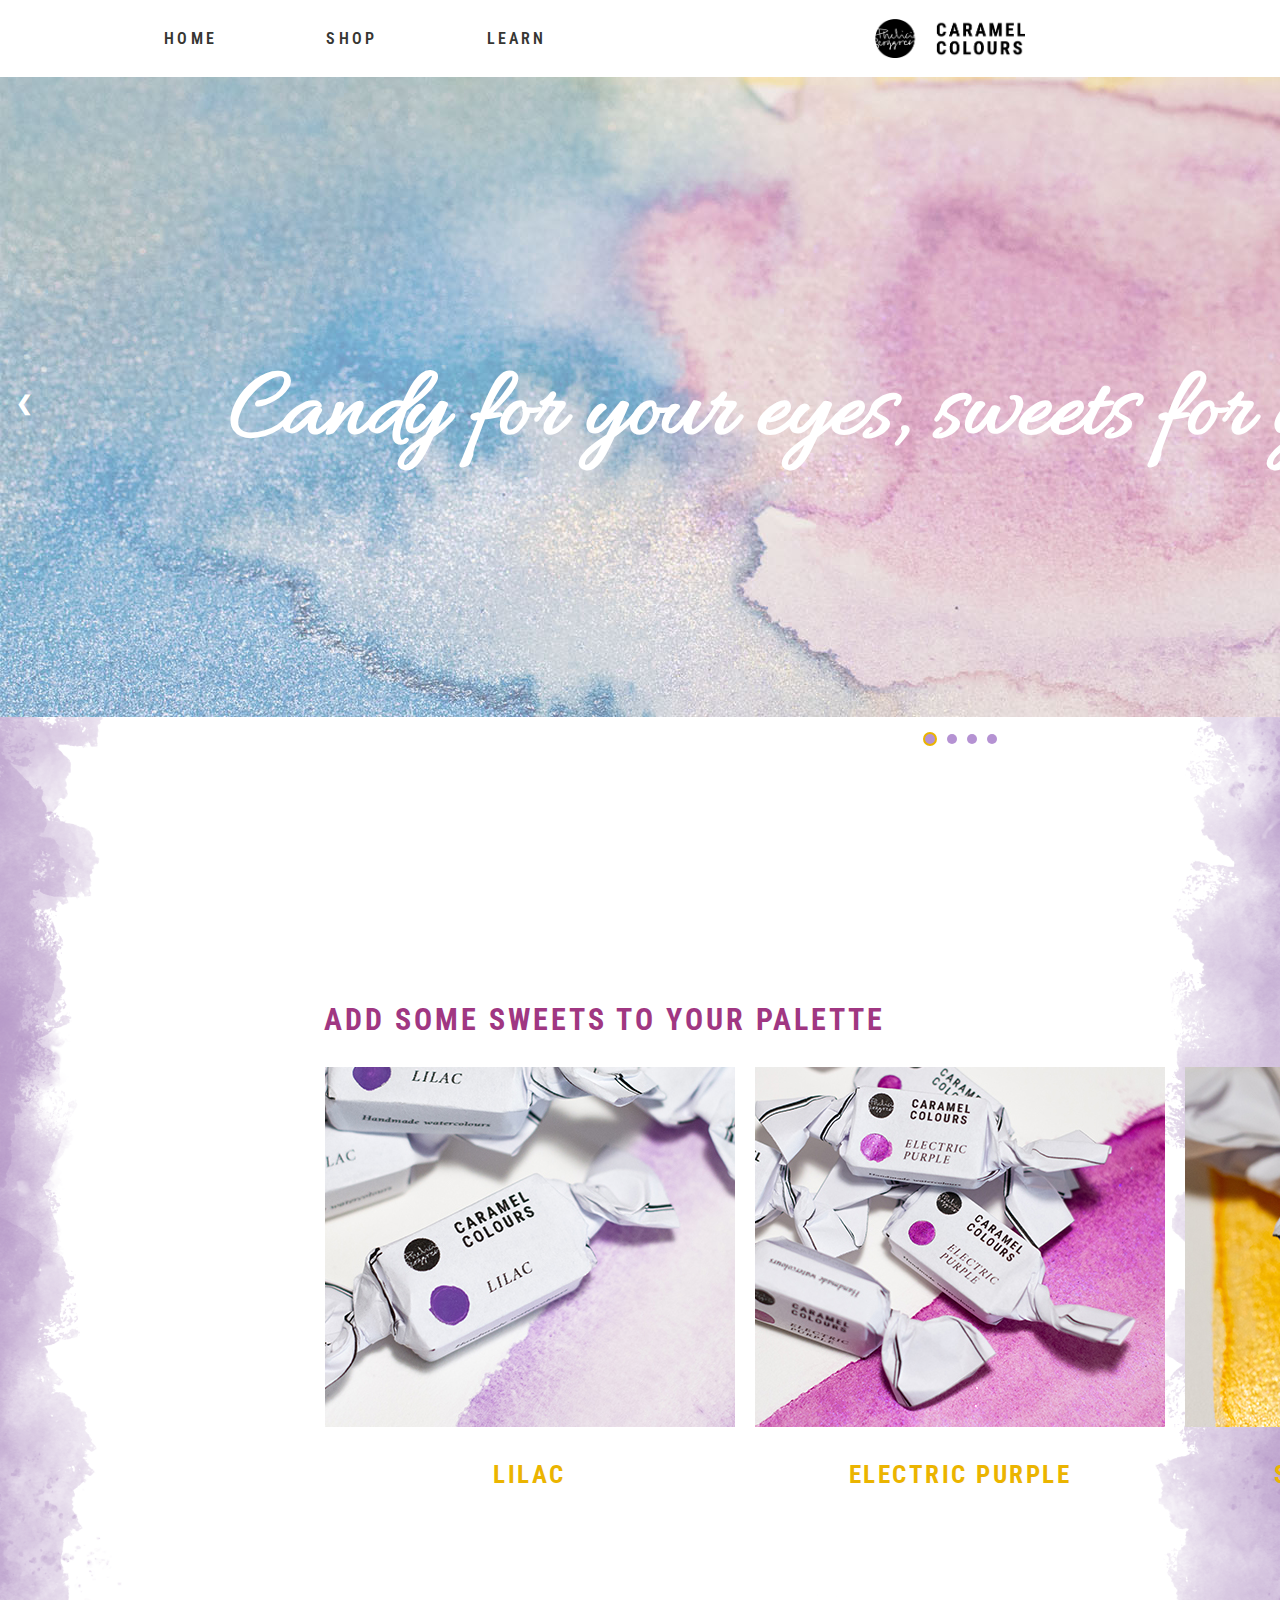
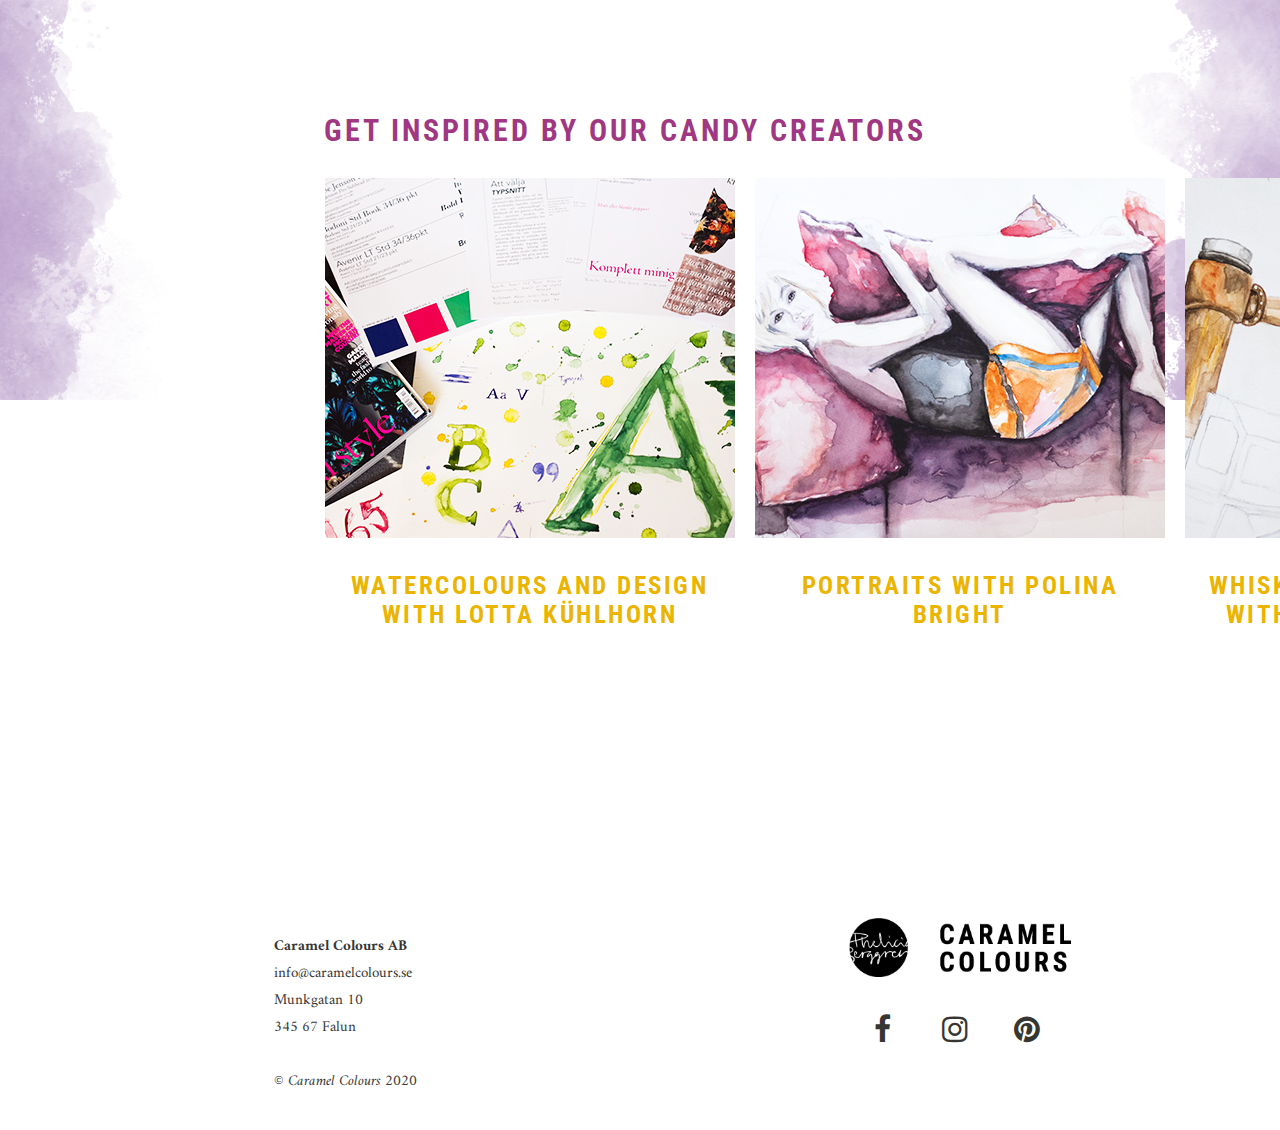
<file: html/index.html>
<head> 
    <meta name="viewport" content="width=device-width, initial-scale=1.0">
  
    <style>
        @import url('https://fonts.googleapis.com/css2?family=Allura&family=Amiri:ital,wght@0,400;0,700;1,400;1,700&family=Roboto+Condensed:ital,wght@0,300;0,400;0,700;1,300;1,400;1,700&display=swap');
    </style>
         

        <link rel="stylesheet" href="https://cdnjs.cloudflare.com/ajax/libs/font-awesome/4.7.0/css/font-awesome.min.css">

        <link rel="stylesheet" href="../css/style.css">
        <link rel="stylesheet" href="../css/header.css">
        <link rel="stylesheet" href="../css/responsive.css">

    <title>Caramel Colours - handmade watercolours</title>
</head>

<body>

    <div id="mobile-menu">
        <a href="home.html" class="active"><img src="../img/CC-logga_Rityta 1.png" alt="Caramel Colours logo"></a>
        <div id="mobLinks">
<<<<<<< HEAD:html/index.html
            <a href="index.html">Home</a>
            <a href="shop.html">Shop</a>
            <a href="learn.html">Learn</a>
            <a href="faq.html">FAQ</a>
            <a href="about.html">About</a>
            <a href="contact.html">Contact</a>
=======
          <a href="#news">Home</a>
          <a href="#contact">Contact</a>
          <a href="#about">About</a>
>>>>>>> parent of 2eebf37... Finalizing web:html/home.html
        </div>
        <a href="javascript:void(0);" class="icon" onclick="myFunction()">
          <i class="fa fa-bars"></i>
        </a>
      </div>

    <nav id="navbar">
            <div id="item1">
                <a href="home.html">Home</a>
            </div>
            <div id="item2">
                <a href="shop.html">Shop</a>
            </div>
            <div id="item3">
                <a href="learn.html">Learn</a>
            </div>
            <div id="item4">
                <a href="index.html"><img src="../img/CC-logga_Rityta 1.png" alt="Caramel Colours logo"></a>
            </div>
            <div id="item5">
                <a href="faq.html">FAQ</a>
            </div>
            <div id="item6">
                <a href="about.html">About</a>
            </div>
            <div id="item7">
                <a href="contact.html">Contact</a>
            </div>
    </nav>

    <header>
  <div class="slide-container">
    <div class="slide fade">
     <img src='../img/header-promo1.jpg' alt=''>
     <h2>Candy for your eyes, sweets for your soul</h2>
   </div>
   <div class="slide fade">
     <img src='../img/header-promo2.jpg' alt=''>
     <p class="slide-text2">A matte purple dream on your paper</p>
     <div id="slide-button2">
        <a href="shop.html">Shop Lilac</a>
    </div>
   </div>
   <div class="slide fade">
     <img src='../img/header-promo3.jpg' alt=''>
     <p class="slide-text3">Learn something new with our ambassadors!</p>
     <div id="slide-button3">
        <a href="learn.html">Get inspired</a>
    </div>
   </div>
   <div class="slide fade">
     <img src='../img/header-promo4.jpg' alt=''>
     <p class="slide-text4">Want to make your own paint?</p>
     <div id="slide-button4">
        <a href="learn.html">See the process</a>
    </div>
   </div>

   <a href="#" class="prev" title="Previous">&#10094</a>
   <a href="#" class="next" title="Next">&#10095</a>
 </div>
 <div class="dots-container">
   <span class="dot"></span>
   <span class="dot"></span>
   <span class="dot"></span>
   <span class="dot"></span>
 </div>
    </header>



    <main-content>
        <h3>Add some sweets to your palette</h3>
        <section class="homepage" id="shop">
            <article class="box1">
                    <img src="../img/Homepage1.jpg" alt="Lilac Watercolour">
                <h4> Lilac </h4>
            </article>
            <article class="box2">
                    <img src="../img/Homepage2.jpg" alt="Lilac Watercolour">
                <h4> Electric Purple </h4>
            </article>
                <article class="box3">
                    <img src="../img/Homepage3.jpg" alt="Lilac Watercolour">
                <h4> Sunshine Orange </h4>
            </article>
        </section>

    
        <h3>Get inspired by our candy creators</h3>
        <section class="homepage" id="learn">
                <article class="box1">
                    <img src="../img/Homepage4.jpg" alt="Lilac Watercolour">
                <h4> Watercolours and design with Lotta Kühlhorn</h4>
                </article>
                <article class="box2">
                    <img src="../img/Homepage5.jpg" alt="Lilac Watercolour">
                <h4> Portraits with Polina Bright </h4>
                </article>
                <article class="box3">
                    <img src="../img/Homepage6.jpg" alt="Lilac Watercolour">
                <h4> Whisky and watercolours with Phelicia Berggren </h4>
                </article>
        </section>

    </main-content>

    <footer>
        <div class="box4">
               <p>
                <b>Caramel Colours AB</b><br/>
                info@caramelcolours.se <br/>
                Munkgatan 10 <br/> 
                345 67 Falun <br/><br/>
                <i>© Caramel Colours 2020</i>
                </p>
        </div>
        <div class="box5">
            <img src="../img/CC-logga_Rityta 1.png" alt="Caramel Colours logo"><br/><br/>
            <a href="#" class="fa fa-facebook"></a>
            <a href="#" class="fa fa-instagram"></a>
            <a href="#" class="fa fa-pinterest"></a>
        </div>
        <div class="box6">                  
            <nav id="footer-nav">
                <a href="home.html">Home</a><br/>
                <a href="shop.html">Shop</a><br/>
                <a href="learn.html">Learn</a><br/>
                <a href="faq.html">FAQ</a><br/>
                <a href="about.html">About</a><br/>
                <a href="contact.html">Contact</a><br/>
            </nav>
        </div>
    </footer>


    <script src="../js/header.js"></script>
    <script src="../js/menu.js"></script>
</body>
</file>
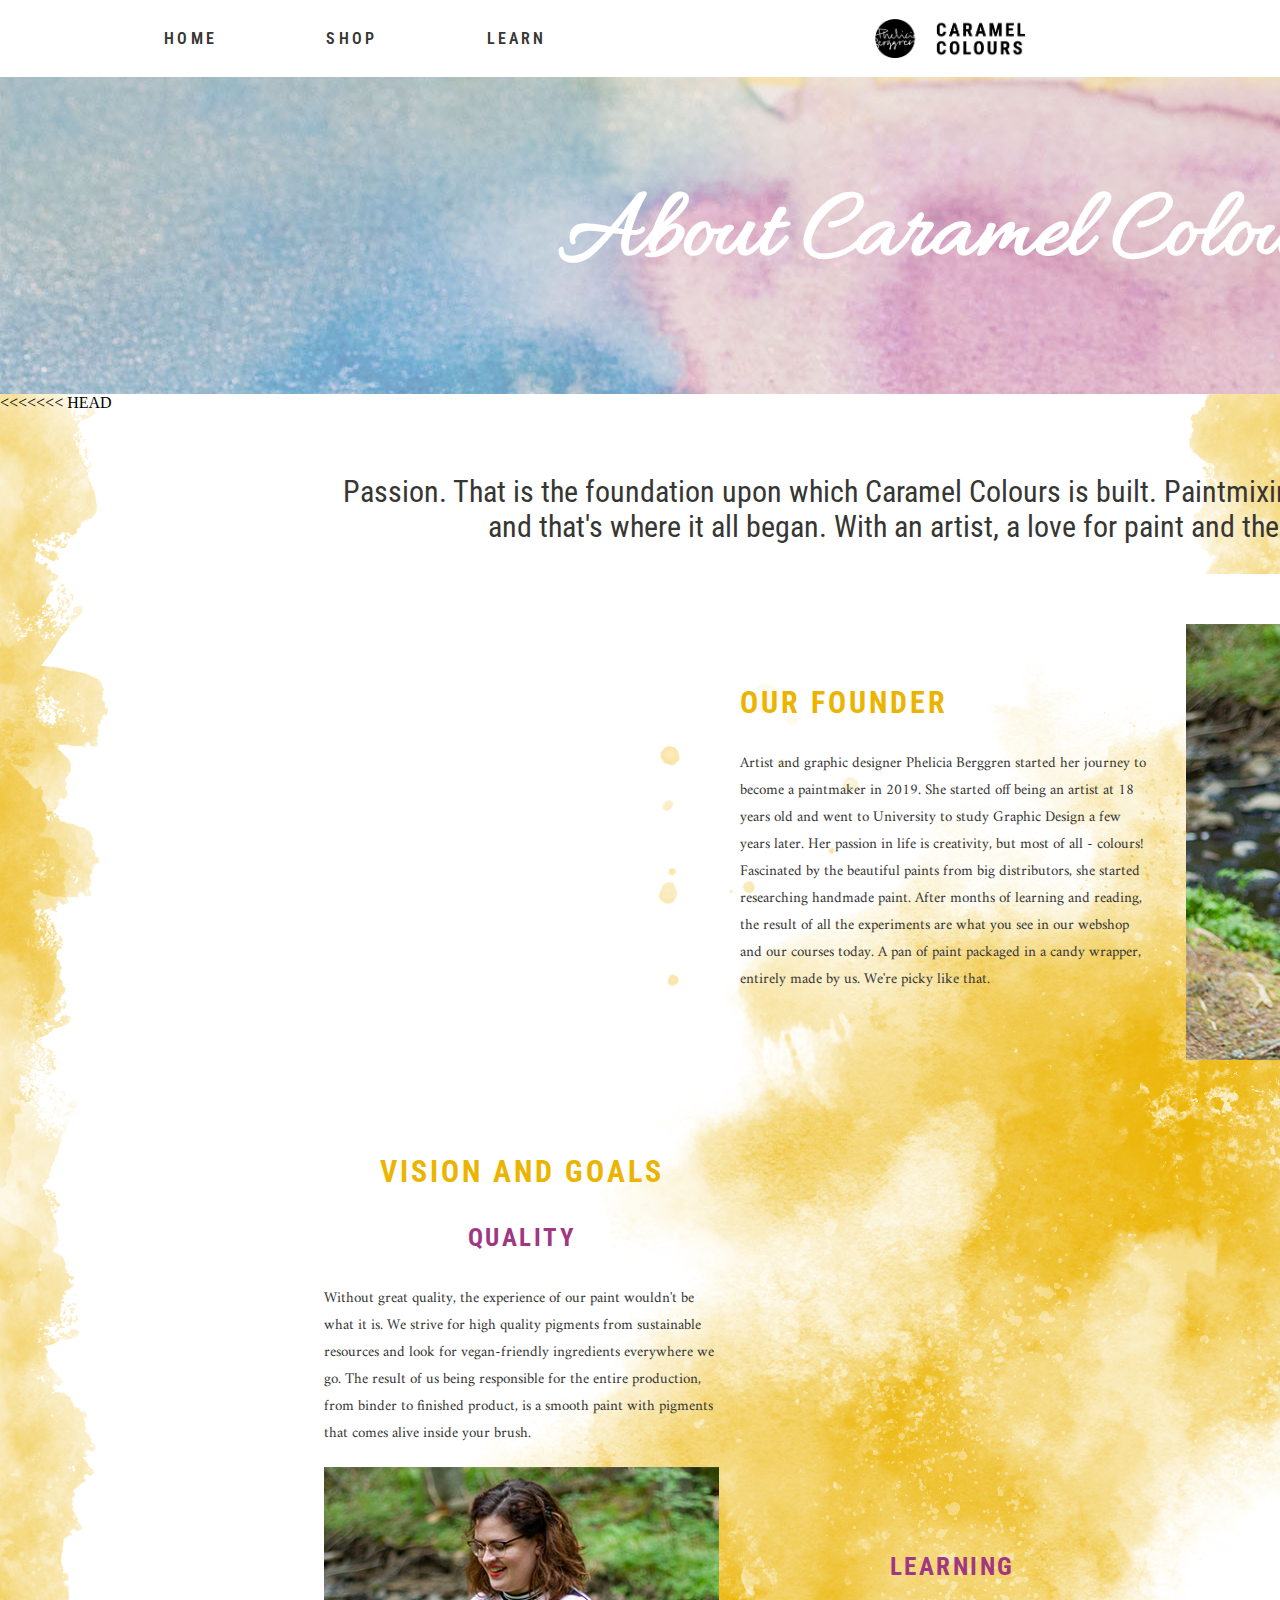
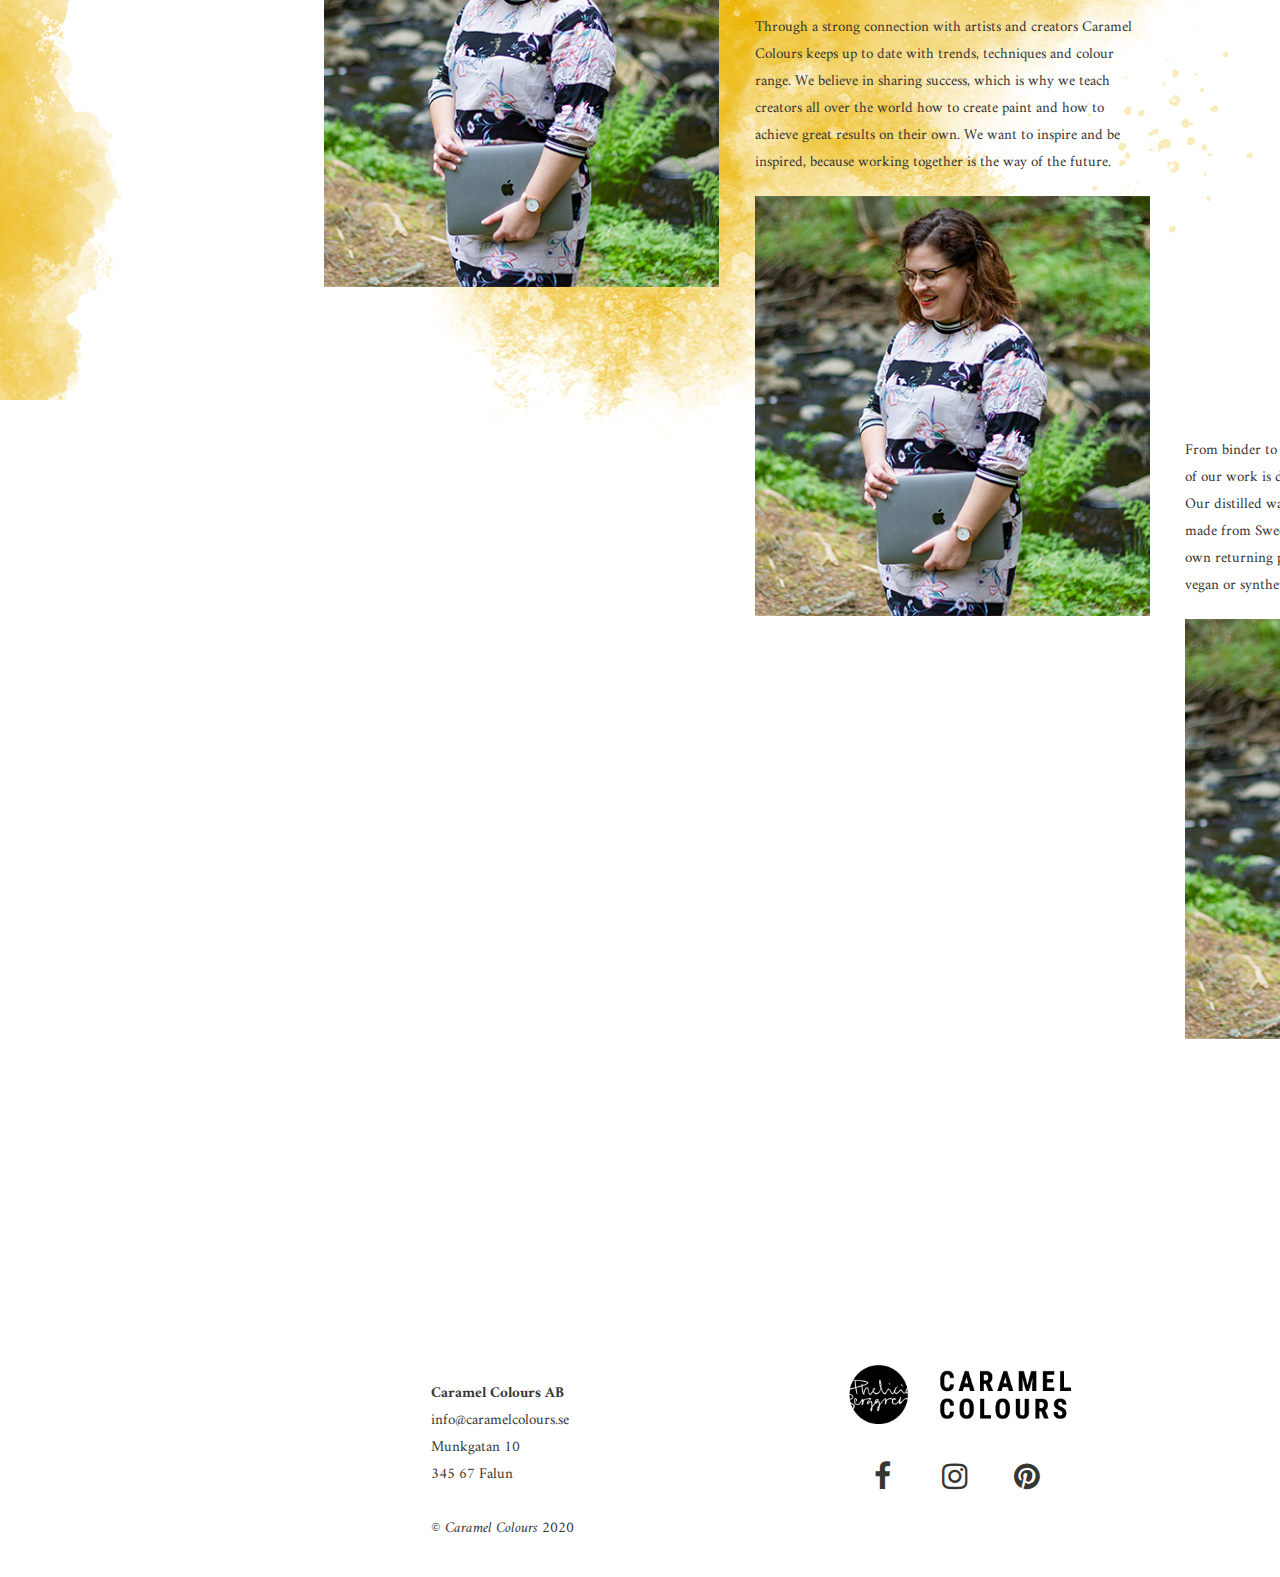
<file: html/about.html>
<head> 
    <meta name="viewport" content="width=device-width, initial-scale=1.0">
  
    <style>
        @import url('https://fonts.googleapis.com/css2?family=Allura&family=Amiri:ital,wght@0,400;0,700;1,400;1,700&family=Roboto+Condensed:ital,wght@0,300;0,400;0,700;1,300;1,400;1,700&display=swap');
    </style>
         

        <link rel="stylesheet" href="https://cdnjs.cloudflare.com/ajax/libs/font-awesome/4.7.0/css/font-awesome.min.css">

        <link rel="stylesheet" href="../css/style.css">
        <link rel="stylesheet" href="../css/about.css">

    <title>Caramel Colours - handmade watercolours</title>
</head>

<body>

<<<<<<< HEAD
    <div id="mobile-menu">
        <a href="home.html" class="active"><img src="../img/CC-logga_Rityta 1.png" alt="Caramel Colours logo"></a>
        <div id="mobLinks">
            <a href="index.html">Home</a>
            <a href="shop.html">Shop</a>
            <a href="learn.html">Learn</a>
            <a href="faq.html">FAQ</a>
            <a href="about.html">About</a>
            <a href="contact.html">Contact</a>
        </div>
        <a href="javascript:void(0);" class="icon" onclick="myFunction()">
          <i class="fa fa-bars"></i>
        </a>
      </div>

=======
>>>>>>> parent of 2eebf37... Finalizing web
    <nav id="navbar" class="menu">
            <div id="item1">
                <a href="home.html">Home</a>
            </div>
            <div id="item2">
                <a href="shop.html">Shop</a>
            </div>
            <div id="item3">
                <a href="learn.html">Learn</a>
            </div>
            <div id="item4">
                <a href="index.html"><img src="../img/CC-logga_Rityta 1.png" alt="Caramel Colours logo"></a>
            </div>
            <div id="item5">
                <a href="faq.html">FAQ</a>
            </div>
            <div id="item6">
                <a href="about.html">About</a>
            </div>
            <div id="item7">
                <a href="contact.html">Contact</a>
            </div>
    </nav>

    <header>
        <h2>About Caramel Colours</h2>
    </header>



    <main-content>
        <p class="ingress">
            Passion. That is the foundation upon which Caramel Colours is built. Paintmixing is crucial to any artist,
            and that's where it all began. With an artist, a love for paint and the will to learn. 
        </p>

        <section class="aboutpage">

            <article class="box1">
                <h3> Our founder </h3>
                    <p>
                        Artist and graphic designer Phelicia Berggren started her journey to become a paintmaker
                        in 2019. She started off being an artist at 18 years old and went to University to study Graphic Design
                        a few years later. Her passion in life is creativity, but most of all - colours! Fascinated by the 
                        beautiful paints from big distributors, she started researching handmade paint. 
                        After months of learning and reading, the result of all the experiments are what you 
                        see in our webshop and our courses today. A pan of paint packaged in a candy wrapper, entirely
                        made by us. We're picky like that. 
                    </p>              
            </article>

                <img class="box1-img" src="../img/About1.jpg" alt="Founder Phelicia Berggren">

            <article class="box2">
                <h3>Vision and goals</h3>
                <h4> Quality </h4>
                    Without great quality, the experience of our paint wouldn't be what it is.
                    We strive for high quality pigments from sustainable resources and look for vegan-friendly ingredients everywhere we go.
                    The result of us being responsible for the entire production, from binder to finished product, 
                    is a smooth paint with pigments that comes alive inside your brush.                    
                <img src="../img/About1.jpg" alt="Founder Phelicia Berggren">
            </article>

            <article class="box3">
                <h4> Learning </h4>
                    Through a strong connection with artists and creators Caramel Colours keeps up to date with trends,
                    techniques and colour range. We believe in sharing success, which is why we teach creators all over the world how
                    to create paint and how to achieve great results on their own. We want to inspire and be inspired, 
                    because working together is the way of the future. 
                <img src="../img/About1.jpg" alt="Founder Phelicia Berggren">
        </article>

            <article class="box4">
                <h4> Sustainability </h4> 
                    From binder to finished paint, from the pans to the packaging - all of our work is dedicated to being as
                    sustainable as we possibly can. Our distilled water comes from a local brewery, all our paper is made from Swedish 
                    forests and the pans, as you know, have their own returning program. As for the pigments, we try our best to find
                    vegan or synthetic high-quality subtitutes. 
                <img src="../img/About1.jpg" alt="Founder Phelicia Berggren">
            </article>
        </section>

    
        <!-- <h3>Get inspired by our candy creators</h3>
        <section class="homepage" id="learn">
                <article class="box1">
                    <img src="../img/Homepage4.jpg" alt="Lilac Watercolour">
                <h4> Watercolours and design with Lotta Kühlhorn</h4>
                </article>
                <article class="box2">
                    <img src="../img/Homepage5.jpg" alt="Lilac Watercolour">
                <h4> Portraits with Polina Bright </h4>
                </article>
                <article class="box3">
                    <img src="../img/Homepage6.jpg" alt="Lilac Watercolour">
                <h4> Whisky and watercolours with Phelicia Berggren </h4>
                </article>
        </section> 

        
        <h3>Frequently asked questions</h3>
        <section class="homepage" id="faq">
            <article class="box1"><h4> Do you ship internationally? </h4></article>
            <article class="box2"><h4> Can I make watercolour paint? </h4></article>
            <article class="box3"><h4> Is your paint vegan-friendly? </h4></article>
        </section> -->

    </main-content>

    <footer>
        <div class="box4">
               <p>
                <b>Caramel Colours AB</b><br/>
                info@caramelcolours.se <br/>
                Munkgatan 10 <br/> 
                345 67 Falun <br/><br/>
                <i>© Caramel Colours 2020</i>
                </p>
        </div>
        <div class="box5">
            <img src="../img/CC-logga_Rityta 1.png" alt="Caramel Colours logo"><br/><br/>
            <a href="#" class="fa fa-facebook"></a>
            <a href="#" class="fa fa-instagram"></a>
            <a href="#" class="fa fa-pinterest"></a>
        </div>
        <div class="box6">                  
            <nav id="footer-nav">
                <a href="home.html">Home</a><br/>
                <a href="shop.html">Shop</a><br/>
                <a href="learn.html">Learn</a><br/>
                <a href="faq.html">FAQ</a><br/>
                <a href="about.html">About</a><br/>
                <a href="contact.html">Contact</a><br/>
            </nav>
        </div>
    </footer>


    <script src="../js/header.js"></script>
    <script src="../js/menu.js"></script>
</body>
</file>
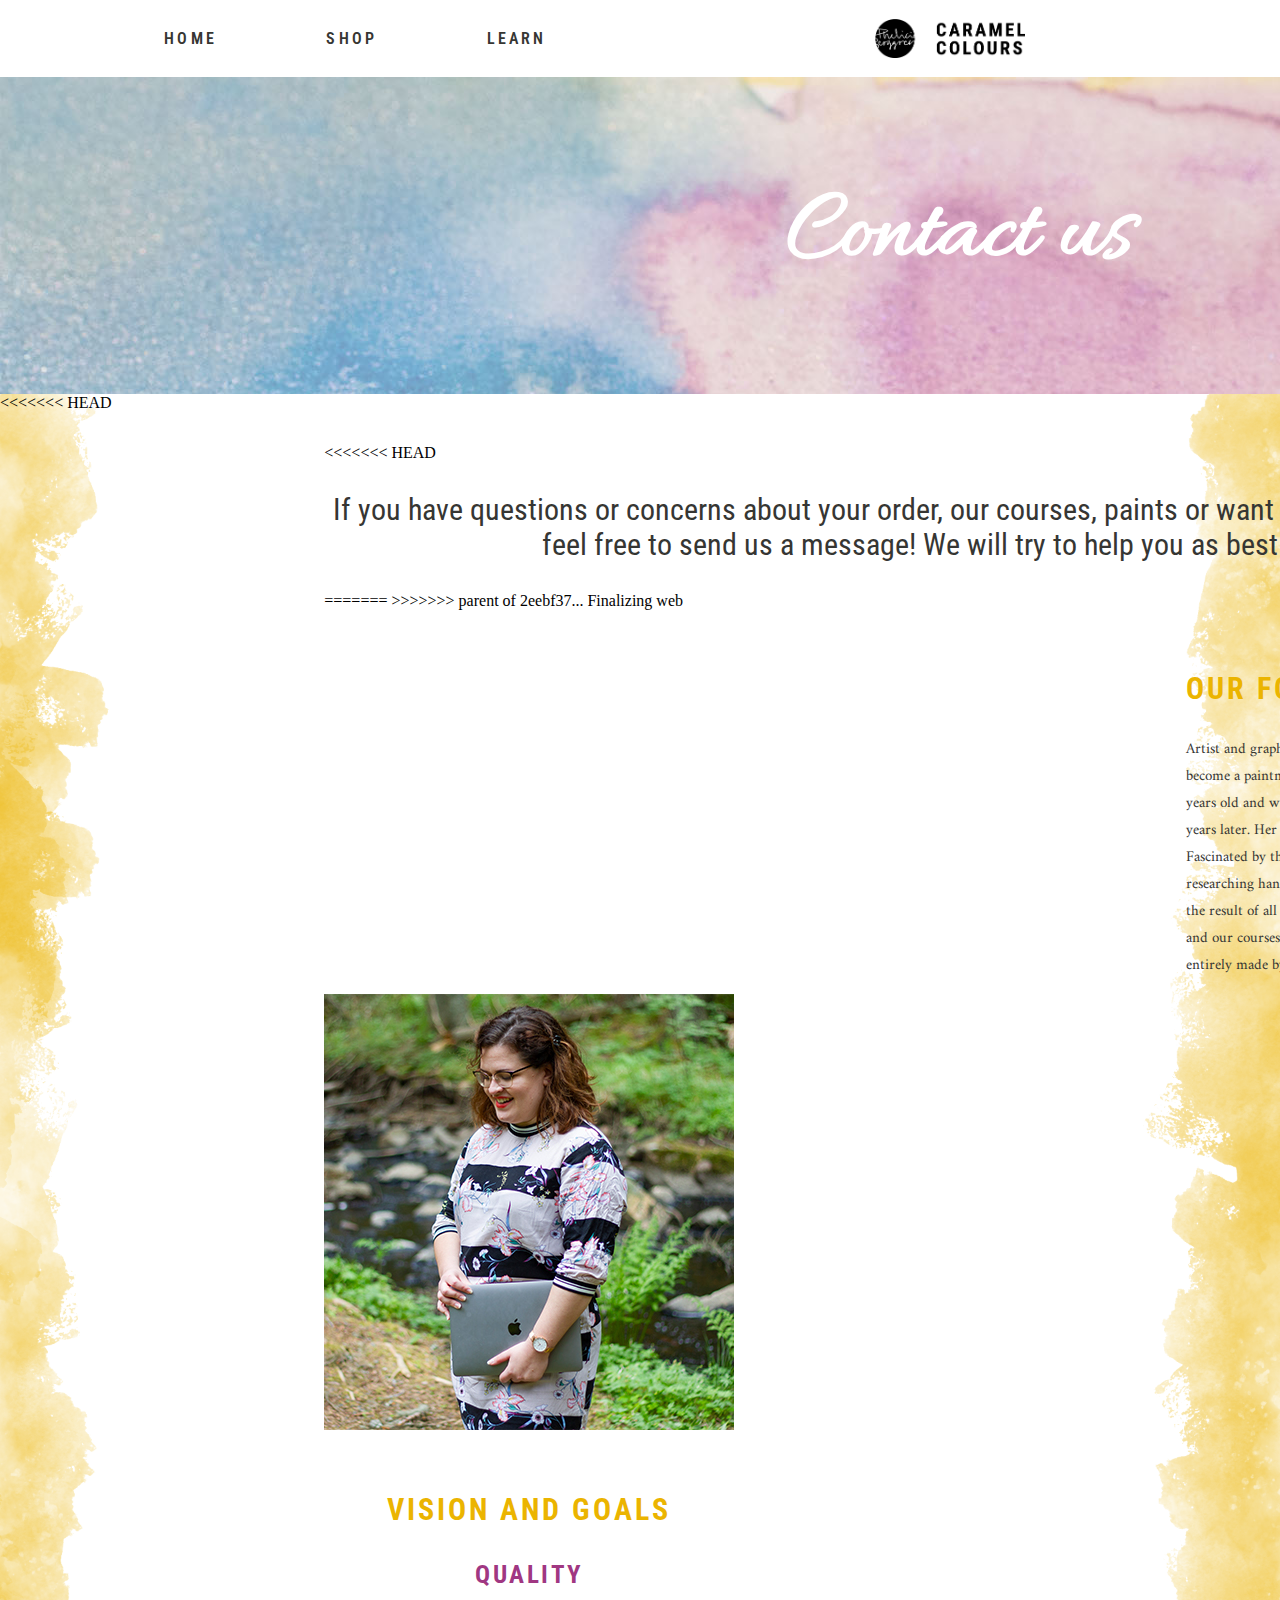
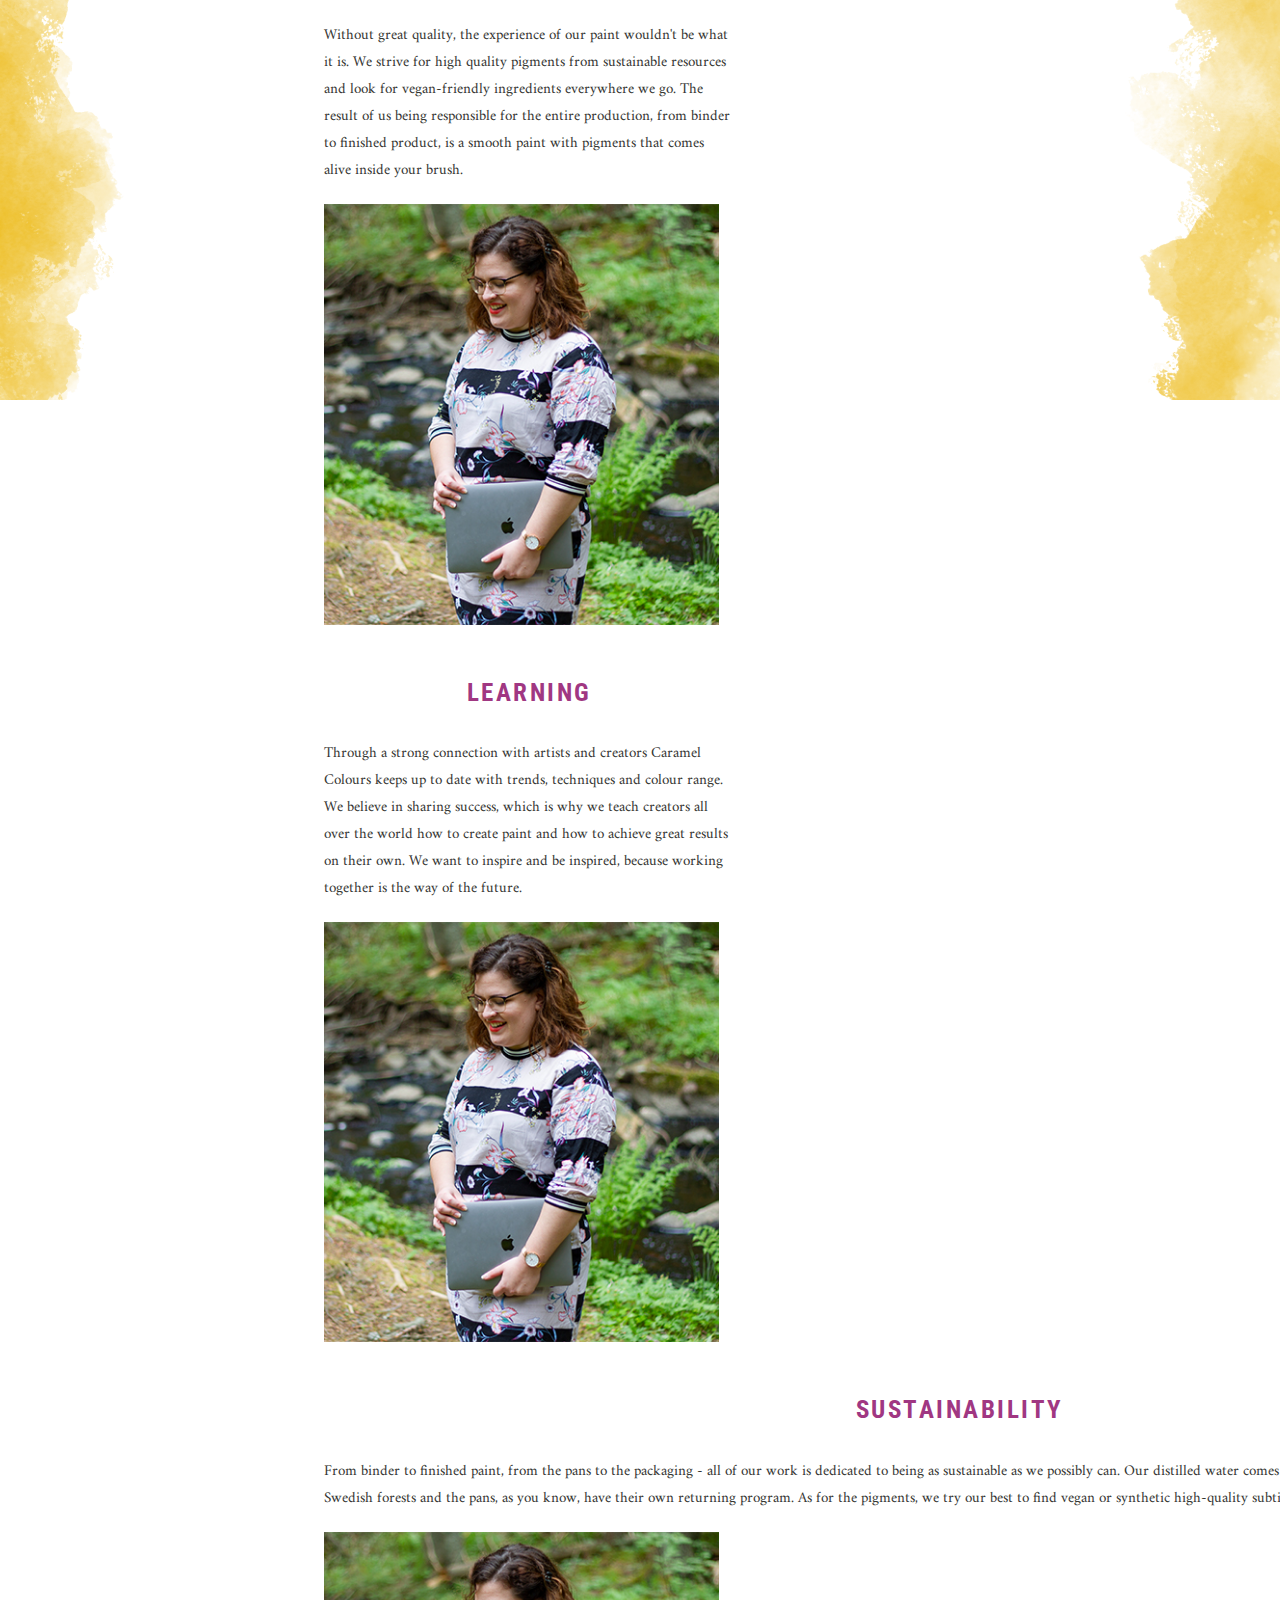
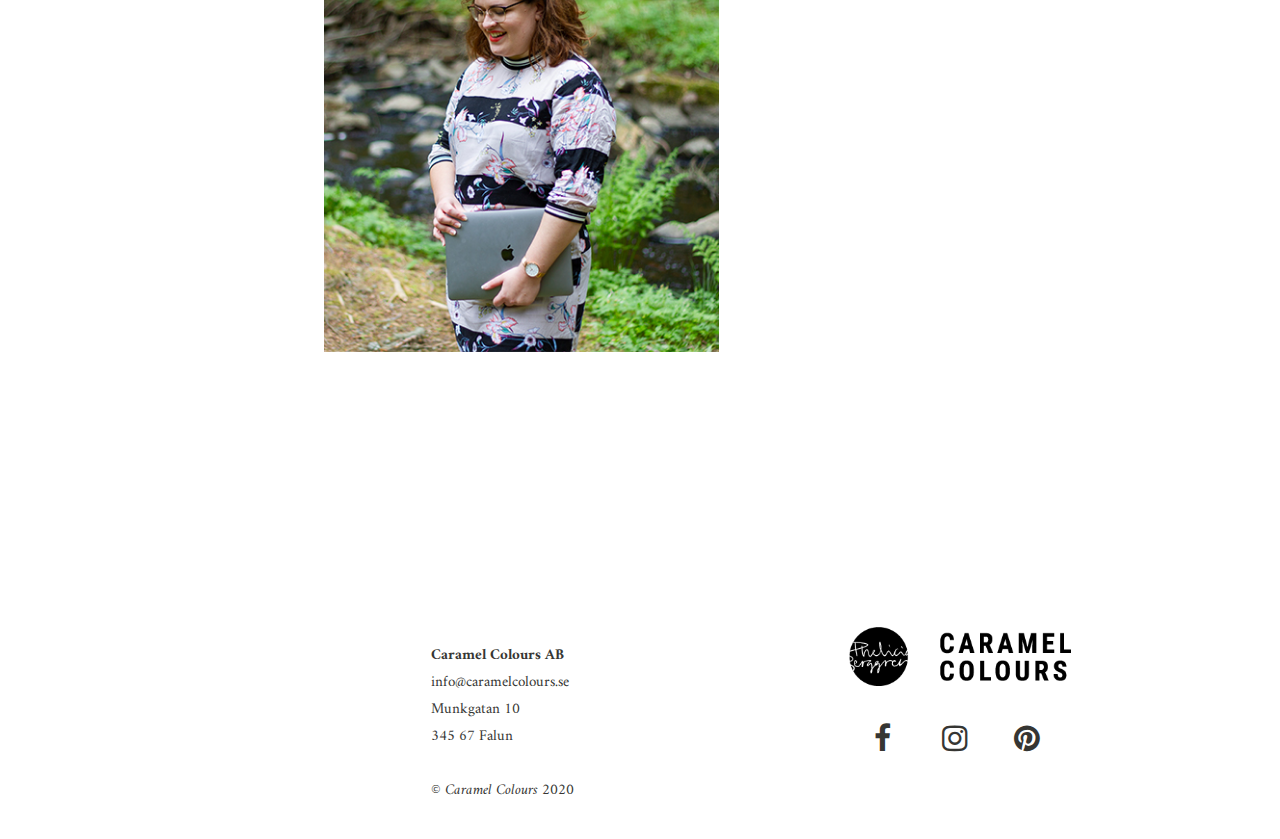
<file: html/contact.html>
<head> 
    <meta name="viewport" content="width=device-width, initial-scale=1.0">
  
    <style>
        @import url('https://fonts.googleapis.com/css2?family=Allura&family=Amiri:ital,wght@0,400;0,700;1,400;1,700&family=Roboto+Condensed:ital,wght@0,300;0,400;0,700;1,300;1,400;1,700&display=swap');
    </style>
         

        <link rel="stylesheet" href="https://cdnjs.cloudflare.com/ajax/libs/font-awesome/4.7.0/css/font-awesome.min.css">

        <link rel="stylesheet" href="../css/style.css">
        <link rel="stylesheet" href="../css/responsive.css">
        <link rel="stylesheet" href="../css/about.css">

    <title>Caramel Colours - handmade watercolours</title>
</head>

<body>

<<<<<<< HEAD
    <div id="mobile-menu">
        <a href="home.html" class="active"><img src="../img/CC-logga_Rityta 1.png" alt="Caramel Colours logo"></a>
        <div id="mobLinks">
            <a href="index.html">Home</a>
            <a href="shop.html">Shop</a>
            <a href="learn.html">Learn</a>
            <a href="faq.html">FAQ</a>
            <a href="about.html">About</a>
            <a href="contact.html">Contact</a>
        </div>
        <a href="javascript:void(0);" class="icon" onclick="myFunction()">
          <i class="fa fa-bars"></i>
        </a>
      </div>

=======
>>>>>>> parent of 2eebf37... Finalizing web
    <nav id="navbar" class="menu">
            <div id="item1">
                <a href="home.html">Home</a>
            </div>
            <div id="item2">
                <a href="shop.html">Shop</a>
            </div>
            <div id="item3">
                <a href="learn.html">Learn</a>
            </div>
            <div id="item4">
                <a href="index.html"><img src="../img/CC-logga_Rityta 1.png" alt="Caramel Colours logo"></a>
            </div>
            <div id="item5">
                <a href="faq.html">FAQ</a>
            </div>
            <div id="item6">
                <a href="about.html">About</a>
            </div>
            <div id="item7">
                <a href="contact.html">Contact</a>
            </div>
    </nav>

    <header>
        <h2>Contact us</h2>
    </header>



    <main-content>
<<<<<<< HEAD
        <p class="ingress">
            If you have questions or concerns about your order, our courses, paints or want to pitch an amazing idea - 
            feel free to send us a message! We will try to help you as best we can.
        </p>
=======
        <!-- <p class="ingress">
            Passion. That is the foundation upon which Caramel Colours is built. Paintmixing is crucial to any artist,
            and that's where it all began. With an artist, a love for paint and the will to learn. 
        </p> -->
>>>>>>> parent of 2eebf37... Finalizing web

        <!-- <div class="contact">
            <form>
              <label for="fname">First Name</label>
              <input type="text" id="fname" name="firstname" placeholder="Your first name">
          
              <label for="lname">Last Name</label>
              <input type="text" id="lname" name="lastname" placeholder="Your last name">
          
              <label for="reason">Reason</label>
              <select id="reason" name="reason">
                <option value="order">Order/Shipment</option>
                <option value="paint">The Watercolours</option>
                <option value="courses">The Courses</option>
              </select>
          
              <label for="subject">Subject</label>
              <textarea id="subject" name="subject" placeholder="What's on your mind?" style="height:200px"></textarea>
          
              <input type="submit" value="Submit">
            </form>
          </div> -->

            <article class="box1">
                <h3> Our founder </h3>
                    <p>
                        Artist and graphic designer Phelicia Berggren started her journey to become a paintmaker
                        in 2019. She started off being an artist at 18 years old and went to University to study Graphic Design
                        a few years later. Her passion in life is creativity, but most of all - colours! Fascinated by the 
                        beautiful paints from big distributors, she started researching handmade paint. 
                        After months of learning and reading, the result of all the experiments are what you 
                        see in our webshop and our courses today. A pan of paint packaged in a candy wrapper, entirely
                        made by us. We're picky like that. 
                    </p>              
            </article>

                <img class="box1-img" src="../img/About1.jpg" alt="Founder Phelicia Berggren">

            <article class="box2">
                <h3>Vision and goals</h3>
                <h4> Quality </h4>
                    Without great quality, the experience of our paint wouldn't be what it is.
                    We strive for high quality pigments from sustainable resources and look for vegan-friendly ingredients everywhere we go.
                    The result of us being responsible for the entire production, from binder to finished product, 
                    is a smooth paint with pigments that comes alive inside your brush.                    
                <img src="../img/About1.jpg" alt="Founder Phelicia Berggren">
            </article>

            <article class="box3">
                <h4> Learning </h4>
                    Through a strong connection with artists and creators Caramel Colours keeps up to date with trends,
                    techniques and colour range. We believe in sharing success, which is why we teach creators all over the world how
                    to create paint and how to achieve great results on their own. We want to inspire and be inspired, 
                    because working together is the way of the future. 
                <img src="../img/About1.jpg" alt="Founder Phelicia Berggren">
        </article>

            <article class="box4">
                <h4> Sustainability </h4> 
                    From binder to finished paint, from the pans to the packaging - all of our work is dedicated to being as
                    sustainable as we possibly can. Our distilled water comes from a local brewery, all our paper is made from Swedish 
                    forests and the pans, as you know, have their own returning program. As for the pigments, we try our best to find
                    vegan or synthetic high-quality subtitutes. 
                <img src="../img/About1.jpg" alt="Founder Phelicia Berggren">
            </article>
        </section>

    </main-content>

    <footer>
        <div class="box4">
               <p>
                <b>Caramel Colours AB</b><br/>
                info@caramelcolours.se <br/>
                Munkgatan 10 <br/> 
                345 67 Falun <br/><br/>
                <i>© Caramel Colours 2020</i>
                </p>
        </div>
        <div class="box5">
            <img src="../img/CC-logga_Rityta 1.png" alt="Caramel Colours logo"><br/><br/>
            <a href="#" class="fa fa-facebook"></a>
            <a href="#" class="fa fa-instagram"></a>
            <a href="#" class="fa fa-pinterest"></a>
        </div>
        <div class="box6">                  
            <nav id="footer-nav">
                <a href="home.html">Home</a><br/>
                <a href="shop.html">Shop</a><br/>
                <a href="learn.html">Learn</a><br/>
                <a href="faq.html">FAQ</a><br/>
                <a href="about.html">About</a><br/>
                <a href="contact.html">Contact</a><br/>
            </nav>
        </div>
    </footer>


    <script src="../js/header.js"></script>
    <script src="../js/menu.js"></script>
</body>
</file>
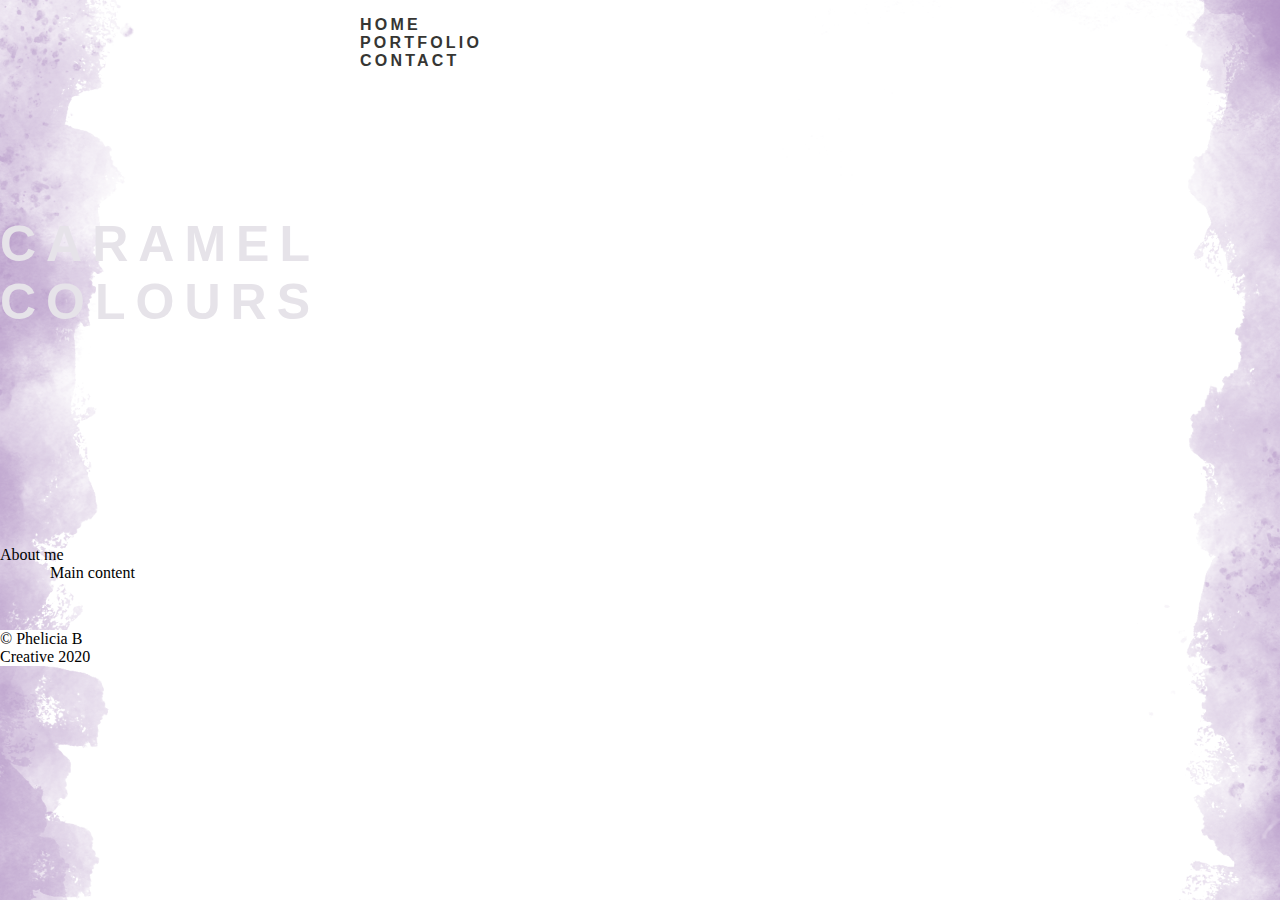
<file: html/home.html>
<head>
    <style>
        @import url('https://fonts.googleapis.com/css2?family=Allura&family=Amiri:ital,wght@0,400;0,700;1,400;1,700&family=Roboto:ital,wght@0,100;0,300;0,400;0,500;0,700;0,900;1,100;1,300;1,400;1,500;1,700;1,900&display=swap');
        </style>
    <link rel="stylesheet" href="../css/style.css">
<title>Caramel Colours - handmade watercolours</title>
</head>

<body>
<div>
    <header>
        <h1>Caramel Colours</h1>
    </header>

    <nav id="navbar">
        <ul>
            <a id="home" href="about.html">Home</a>
            <a id="portfolio" href="portfolio.html">Portfolio</a>
            <a id="contact" href="contact.html">Contact</a>
        </ul>
    </nav>

    <aside>
        About me
    </aside>

    <main-content>
        Main content
    </main-content>

    <footer>
        © Phelicia B Creative 2020
    </footer>
</div>

</body>
</file>
<file: css/style.css>
:root {
    --white: #ffffff;
    --text-color: #363633;
    --lilac: #B592D3;
    --electric: #A03782;
    --yellow: #EBB400;
    --blue: #1E81B1;
    --pink: #C83C69;
    --lime: #6AB008;
}

body {
    background-color:var(--white);
    width: 1920px;
    display: grid;
    grid-template-columns: repeat(7, 1fr);
    grid-template-rows: auto;
    grid-template-areas: 
        "navbar navbar navbar navbar navbar navbar navbar"
        "header header header header header header header"
        ". main main main main main ."
        ". footer footer footer footer footer ."
    ;
    margin: 0px auto;
    background-image: url(../img/bgr/Background_Main_Lilac.png);
    background-attachment: fixed;
    background-size: cover;
    background-repeat: no-repeat;
}

a {
    text-decoration: none;
}

@media screen and (min-width: 961px) {
#mobile-menu {
    display: none;
    }
}

#navbar a {
    font-size: 16px;
    font-family: Roboto Condensed, Arial;
    letter-spacing: 0.2em;
    font-weight: 600;
    text-transform: uppercase;
    color: var(--text-color);
    text-decoration: none;
    text-align: center;
    max-width: 100px;
}

#navbar a:hover {
    font-size: 16px;
    font-family: Roboto Condensed, Arial;
    text-transform: uppercase;
    color: var(--lilac);
    text-decoration: none;
    text-align: center;
    max-width: 100px;
}

#navbar {
    grid-area: navbar;
    background-color: var(--white);
    height: 77px;
    display: grid;
    grid-template: 13 / 1;
    grid-template-areas: 
    ". item1 item2 item3 . . item4 . . item5 item6 item7 .";   
    align-items: center;
    justify-items: center;
    margin: 0;
}

#item1 {
    grid-area: item1;
}

#item2 {
    grid-area: item2;
}

#item3 {
    grid-area: item3;
}

#item4 {
    grid-area: item4;
}

#item5 {
    grid-area: item5;
}

#item6 {
    grid-area: item6;
}

#item7 {
    grid-area: item7;
}

nav img {
    max-width: 150px;
}

header {
    max-width: 1920px;
    grid-area: header;
}

main-content {
    grid-area: main;
    padding: 50px;
}

footer {
    grid-area: footer;
    background-color: var(--white);
}

.homepage {
    display: grid;
    grid-template: 3 / 1;
    grid-template-areas: 
    "box1 box2 box3";
    justify-items: center;
    gap: 20px 20px;
}

article img {
    max-width: 410px;
}

.box1 {
    grid-area: box1;
    max-width: 410px;
}

.box2 {
    grid-area: box2;
    max-width: 410px;
}

.box3 {
    grid-area: box3;
    max-width: 410px;
}

h1 {
    grid-area: h1;
    font-size: 50px;
    font-family: Roboto Condensed, Verdana, Tahoma, sans-serif;
    text-transform: uppercase;
    letter-spacing: 0.2em;
    color: #e6e3e9;
    margin: 215px auto;
    float: left;
}

h2 {
    font-family: Allura, Georgia;
    color: var(--electric);
    font-size: 50px;
    text-align: center;
    margin-bottom: 15%;
}

h3 {
    font-family: Roboto Condensed, Verdana, Tahoma, sans-serif;
    color: var(--electric);
    font-size: 30px;
    letter-spacing: 0.1em;
    text-align: left;
    text-transform: uppercase;
    margin-top: 15%;
}

h4 {
    font-family: Roboto Condensed, Verdana, Tahoma, sans-serif;
    color: var(--yellow);
    font-size: 25px;
    text-align: center;
    text-transform: uppercase;
    letter-spacing: 0.1em;
}

.ingress {
    font-family:  Roboto Condensed, Georgia, serif;
    color: #363633;
    font-size: 30px;
    text-align: center;
}

footer {
    display: grid;
    grid-template-columns: 1fr 1fr 1fr;
    grid-template-areas: 
    "box4 box5 box6";
    background-color: var(--white);
    gap: 35px 0px;
    margin-top: 15%;
}

footer p {
    font-family:  Amiri, Georgia, serif;
    color: var(--text-color);
    font-size: 15px;
    text-align: left;
}

footer img {
    max-width: 222px;
}

.box4 {
    grid-area: box4;
    justify-self: start;
}
.box5 {
    grid-area: box5;
    justify-self: center;
}

.box6 {
    grid-area: box6;
    justify-self: end;
}

footer .fa {
    padding: 19px;
    font-size: 30px;
    width: 30px;
    text-align: center;
    text-decoration: none;
    border-radius: 50%;
}
  
footer .fa:hover {
    opacity: 0.7;
  }
  
.fa-facebook, .fa-instagram, .fa-pinterest  {
    color: var(--text-color);
}

#footer-nav {
    font-family:  Amiri, Georgia, serif;
    text-transform: none;
    color: var(--text-color);
    font-size: 15px; 
    text-decoration: none;
    list-style-type: none;
    padding: 25px;
    text-align: right;
}

#footer-nav a {
    color: var(--lilac);
}

#footer-nav a:hover {
    color: var(--electric);
}
</file>
<file: css/header.css>
:root {
    --white: #ffffff;
    --text-color: #363633;
    --lilac: #B592D3;
    --electric: #A03782;
    --yellow: #EBB400;
    --blue: #1E81B1;
    --pink: #C83C69;
    --lime: #6AB008;
}

@keyframes fade {
    0% {
      opacity: 0;
    }
  
    100% {
      opacity: 1;
    }
  }
  
  .slide-container {
    display: flex;
    justify-content: center;
    align-items: center;
    max-width: 1920px;
    margin: auto;
    position: relative;
  }
  
  .slide-container .slide {
    display: none;
    width: 100%;
  }
  
  .slide-container .slide.fade {
    animation: fade 0.5s cubic-bezier(0.55, 0.085, 0.68, 0.53) both;
  }
  
  .slide-container .slide img {
    width: 100%;
  }


.slide-container .prev,
.slide-container .next {
    cursor: pointer;
    position: absolute;
    top: 50%;
    width: auto;
    margin-top: -22px;
    padding: 16px;
    color: white;
    font-weight: bold;
    font-size: 20px;
    transition: all 0.6s ease;
    border-radius: 0 0px 0px 0;
    user-select: none;
}

.slide-container .prev:hover,
.slide-container .next:hover {
    background-color: rgba(0, 0, 0, 0.5);
    color: white;
}

.slide-container .prev {
    left: 0px;
}

.slide-container .next {
    right: 0px;
}

.slide-text2, .slide-text3, .slide-text4  {
    font-size: 25px;
    font-family:  Roboto Condensed, Arial;
    letter-spacing: 0.2em;
    text-transform: uppercase;
    color: var(--text-color);
    position: absolute;
    padding: 20px;
}

/* .slide-text1 {
    width: 450px;
    margin: -15% 30%;
    font-size: 25px;
    font-family:  Allura, Georgia, serif;
    color: var(--white);
    background-color: rgba(0, 0, 0, 0.5);
    position: absolute;
    padding: 20px;
} */

h2 {
    margin: -19% 12%;
    font-family: Allura, Georgia;
    color: var(--white);
    font-size: 100px;
    text-align: center;
    margin-bottom: 15%;
    position: absolute;
}

.slide-text2 {
    max-width: 350px;
    margin: -10em -10em 10em 49.2em;
}

.slide-text3 {
    max-width: 350px;
    margin: -11em 0 12em 8.3em;
}

.slide-text4 {
    max-width: 300px;
    margin: -10em 0 10em 54.2em;
}

#slide-button2 a, #slide-button3 a, #slide-button4 a {
    font-size: 20px;
    font-family:  Roboto Condensed, Arial;
    text-transform: uppercase;
    color: var(--white);
    position: absolute;
    padding: 20px;
    letter-spacing: 0.2em;
}

#slide-button2 a {
    background-color: var(--lilac);
    margin: -7em -10em 10em 62.5em;
    max-width: 300px;
    height: auto;
}

#slide-button3 a {
    background-color: var(--yellow);
    margin: -7em 0 15em 11.25em;
    max-width: 300px;
    height: auto;
}

#slide-button4 a {
    background-color: var(--electric);
    margin: -7em 0 10em 68.75em;
    max-width: 300px;
    height: auto;
}

#slide-button2 a:hover  {
    position: absolute;
    padding: 20px;
    background-color: #8e72a6;
}

#slide-button3 a:hover  {
    position: absolute;
    padding: 20px;
    background-color: #ce9e00;
}

#slide-button4 a:hover  {
    position: absolute;
    padding: 20px;
    background-color: #7e2b66;
}

.dots-container {
    display: flex;
    justify-content: center;
    align-items: center;
    padding: 10px;
}

.dots-container .dot {
    cursor: pointer;
    margin: 5px;
    width: 10px;
    height: 10px;
    color: #333;
    border-radius: 50%;
    background-color:var(--lilac);
}

.dots-container .dot.active {
    border: 2px solid var(--yellow);
}
</file>
<file: css/responsive.css>
:root {
    --white: #ffffff;
    --text-color: #363633;
    --lilac: #B592D3;
    --electric: #A03782;
    --yellow: #EBB400;
    --blue: #1E81B1;
    --pink: #C83C69;
    --lime: #6AB008;
}

@media screen and (max-width: 767px) {
    body {
        width: 100%;
        display: grid;
        grid-template-columns: 1fr;
        grid-template-rows: auto;
        grid-template-areas: 
            "navbar"
            "header"
            "main"
            "footer";
        margin: 0px 0px;
        background-image: url(../img/bgr/Background_Main_Lilac.png);
        background-attachment: fixed;
        background-size: 100%;
        background-repeat: repeat-y;
    }

    header {
        max-width: 100%;
        grid-area: header;
    }

    #mobile-menu {
        overflow: hidden;
        background-color: var(--white);
        position: relative;
    }
  
    #mobile-menu #mobLinks {
        display: none;
    }
  
    #mobile-menu a {
        color: var(--lilac);
        padding: 10px 12px;
        text-decoration: none;
        display: block;
        font-size: 16px;
        font-family: Roboto Condensed, Arial;
        letter-spacing: 0.2em;
        font-weight: 600;
        text-transform: uppercase;
    }
  
    #mobile-menu a.icon {
        display: block;
        position: absolute;
        right: 0;
        top: 0;
    }

    #mobile-menu .fa {
        padding: 15px;
        font-size: 20px;
        width: 20px;
        text-align: center;
        text-decoration: none;
        border-radius: 50%;
    }
  
    #mobile-menu a:hover {
        background-color: var(--white);
        color: var(--lilac);
    }
  
    .active {
        background-color: var(--white);
        color: var(--lilac);
    }

    .active img {
        width: 200px;
    }

    #navbar {
        display: none;
    }

    main-content .homepage {
        display: grid;
        grid-template: 1 / 3;
        grid-template-areas: 
        "box1"
        "box2"
        "box3";
        justify-items: center;
    }

    article img {
        max-width: 280px;
        justify-items: center;
    }

    h2 {
        margin: -26% 12%;
        font-family: Allura, Georgia;
        color: var(--white);
        font-size: 35px;
        text-align: center;
        margin-bottom: 15%;
        position: absolute;
        line-height: 1;
    }
   
    h3 {
        font-family: Roboto Condensed, Verdana, Tahoma, sans-serif;
        color: var(--electric);
        font-size: 30px;
        letter-spacing: 0.1em;
        text-align: center;
        text-transform: uppercase;
        margin-top: 15%;
    }

    footer {
        width: 100%;
        display: grid;
        grid-template-columns: 1fr 1fr;
        grid-template-areas: 
        "box4 box5";
        background-color: var(--white);
        gap: 40px 0px;
        margin-top: 15%;
    }

    footer p {
        padding: 0px 20px;
    }

    footer img {
        max-width: 150px;
        margin: auto;
        padding-top: 20px;
    }

    .box6 {
        display: none;
    }

    footer .fa {
        padding: 10px;
        font-size: 25px;
        width: 25px;
        text-align: center;
        text-decoration: none;
        border-radius: 50%;
    }

    #footer-nav {
        font-family:  Amiri, Georgia, serif;
        text-transform: none;
        color: var(--text-color);
        font-size: 15px; 
        text-decoration: none;
        list-style-type: none;
        padding: 25px;
        text-align: right;
    }

    .slide-text2 {
        max-width: 350px;
        margin: -10em -10em 10em 49.2em;
    }
    
    .slide-text3 {
        max-width: 350px;
        margin: -11em 0 12em 8.3em;
    }
    
    .slide-text4 {
        max-width: 300px;
        margin: -10em 0 10em 54.2em;
    }
    
    #slide-button2 a, #slide-button3 a, #slide-button4 a {
        font-size: 20px;
        font-family:  Roboto Condensed, Arial;
        text-transform: uppercase;
        color: var(--white);
        position: absolute;
        padding: 20px;
        letter-spacing: 0.2em;
    }
    
    #slide-button2 a {
        background-color: var(--lilac);
        margin: -7em -10em 10em 62.5em;
        max-width: 300px;
        height: auto;
    }
    
    #slide-button3 a {
        background-color: var(--yellow);
        margin: -7em 0 15em 11.25em;
        max-width: 300px;
        height: auto;
    }
    
    #slide-button4 a {
        background-color: var(--electric);
        margin: -7em 0 10em 68.75em;
        max-width: 300px;
        height: auto;
    }

}

@media screen and (min-width: 768px) and (max-width: 960px) {

    body {
        width: 100%;
        display: grid;
        grid-template-columns: 1fr 1fr;
        grid-template-rows: auto;
        grid-template-areas: 
            "navbar navbar"
            "header header"
            "main main"
            "footer footer";
        margin: 0px 0px;
        background-image: url(../img/bgr/Background_Main_Lilac.png);
        background-attachment: fixed;
        background-size: 100%;
        background-repeat: repeat-y;
    }

    header {
        max-width: 100%;
        grid-area: header;
    }

    #menu {
        width: 35px;
        height: 5px;
        background-color: var(--text-color);
        margin: 6px 0;
    }

    #mobile-menu {
        overflow: hidden;
        background-color: var(--white);
        /* position: relative; */
        width: 100%;
    }
  
    #mobile-menu #mobLinks {
        display: none;
    }
  
    #mobile-menu a {
        color: var(--lilac);
        padding: 10px 12px;
        text-decoration: none;
        display: block;
        font-size: 16px;
        font-family: Roboto Condensed, Arial;
        letter-spacing: 0.2em;
        font-weight: 600;
        text-transform: uppercase;
    }
  
    #mobile-menu a.icon {
        display: block;
        position: absolute;
        right: 0;
        top: 0;
    }

    #mobile-menu .fa {
        padding: 17px;
        font-size: 20px;
        width: 20px;
        text-align: center;
        text-decoration: none;
        border-radius: 50%;
    }
  
    #mobile-menu a:hover {
        background-color: var(--white);
        color: var(--lilac);
    }
  
    .active {
        background-color: var(--white);
        color: var(--lilac);
    }

    .active img {
        width: 200px;
    }

    #navbar {
        display: none;
    }

    main-content .homepage {
        display: grid;
        grid-template: 2 / 1;
        grid-template-areas: 
        "box1 box2";
        justify-items: center;
    }

    .box3 {
        display: none;
    }

    article img {
        max-width: 280px;
        justify-items: center;
    }

    h2 {
        margin: -26% 12%;
        font-family: Allura, Georgia;
        color: var(--white);
        font-size: 66px;
        text-align: center;
        margin-bottom: 15%;
        position: absolute;
        line-height: 1;
    }
   
    h3 {
        font-family: Roboto Condensed, Verdana, Tahoma, sans-serif;
        color: var(--electric);
        font-size: 30px;
        letter-spacing: 0.1em;
        text-align: center;
        text-transform: uppercase;
        margin-top: 15%;
    }

    footer {
        width: 100%;
        display: grid;
        grid-template-columns: 1fr 1fr 1fr;
        grid-template-areas: 
        "box4 box5 box6";
        background-color: var(--white);
        gap: 40px 0px;
        margin-top: 15%;
    }

    footer p {
        padding: 0px 20px;
    }

    footer img {
        max-width: 150px;
        margin: auto;
        padding-top: 20px;
    }

    /* .box6 {
        display: none;
    } */

    footer .fa {
        padding: 10px;
        font-size: 25px;
        width: 25px;
        text-align: center;
        text-decoration: none;
        border-radius: 50%;
    }

    #footer-nav {
        font-family:  Amiri, Georgia, serif;
        text-transform: none;
        color: var(--text-color);
        font-size: 15px; 
        text-decoration: none;
        list-style-type: none;
        padding: 25px;
        text-align: right;
    }

    .slide-text2 {
        max-width: 350px;
        margin: -10em -10em 10em 49.2em;
    }
    
    .slide-text3 {
        max-width: 350px;
        margin: -11em 0 12em 8.3em;
    }
    
    .slide-text4 {
        max-width: 300px;
        margin: -10em 0 10em 54.2em;
    }
    
    #slide-button2 a, #slide-button3 a, #slide-button4 a {
        font-size: 20px;
        font-family:  Roboto Condensed, Arial;
        text-transform: uppercase;
        color: var(--white);
        position: absolute;
        padding: 20px;
        letter-spacing: 0.2em;
    }
    
    #slide-button2 a {
        background-color: var(--lilac);
        margin: -7em -10em 10em 62.5em;
        max-width: 300px;
        height: auto;
    }
    
    #slide-button3 a {
        background-color: var(--yellow);
        margin: -7em 0 15em 11.25em;
        max-width: 300px;
        height: auto;
    }
    
    #slide-button4 a {
        background-color: var(--electric);
        margin: -7em 0 10em 68.75em;
        max-width: 300px;
        height: auto;
    }

}
</file>
<file: css/about.css>
:root {
    --white: #ffffff;
    --text-color: #363633;
    --lilac: #B592D3;
    --electric: #A03782;
    --yellow: #EBB400;
    --blue: #1E81B1;
    --pink: #C83C69;
    --lime: #6AB008;
}

body {
    background-image: url(../img/bgr/Background_Main_Yellow.png);
    background-attachment: fixed;
    background-size: cover;
    background-repeat: no-repeat;
}

header {
    background-image: url(../img/header-promo1.jpg);
    max-width: 1920px;
}

section {
    background-image: url(../img/content_img_1.png);
    background-size: 1271px auto;
    background-repeat: no-repeat;
    padding: 50px 0px;
}

h2 {
    font-family: Allura, Georgia;
    color: var(--white);
    font-size: 100px;
    text-align: center;
    margin: 5% 0px;
}

h3 {
    font-family: Roboto Condensed, Verdana, Tahoma, sans-serif;
    color: var(--yellow);
    font-size: 30px;
    letter-spacing: 0.1em;
    text-align: center;
    text-transform: uppercase;
    margin-top: 15%;
}

h4 {
    font-family: Roboto Condensed, Verdana, Tahoma, sans-serif;
    color: var(--electric);
    font-size: 25px;
    text-align: center;
    text-transform: uppercase;
    letter-spacing: 0.1em;
}

.ingress {
    font-family:  Roboto Condensed, Georgia, serif;
    color: #363633;
    font-size: 30px;
    text-align: center;
}

article {
    font-family:  Amiri, Georgia, serif;
    color: #363633;
    font-size: 15px;
    text-align: left;
}

article img {
    margin: 20px 0px;
    max-width: 395px;
}

.aboutpage {
    display: grid;
    grid-template: 3 / 5;
    grid-template-areas: 
    "box1 box1 box-img"
    "box2 . ."
    "box2 box3 ."
    ". box3 box4"
    ". . box4";
    /* justify-items: center; */
    gap: 35px 35px;
}

.box1 {
    grid-area: box1;
    justify-self: end;
}

article p {
    font-family:  Amiri, Georgia, serif;
    color: #363633;
    font-size: 15px;
    text-align: left;
    justify-content: left;
}

article h3 {
    font-family: Roboto Condensed, Verdana, Tahoma, sans-serif;
    color: var(--yellow);
    font-size: 30px;
    letter-spacing: 0.1em;
    text-align: left;
    text-transform: uppercase;
    margin-top: 15%;
}

.box1-img {
    grid-area: box-img;
    justify-self: end;
}

.box2 {
    grid-area: box2;
    justify-items: center;
}

.box3 {
    grid-area: box3;
    justify-items: center;
}

.box4 {
    grid-area: box4;
    justify-items: center;
    width: 100%;
}
</file>
